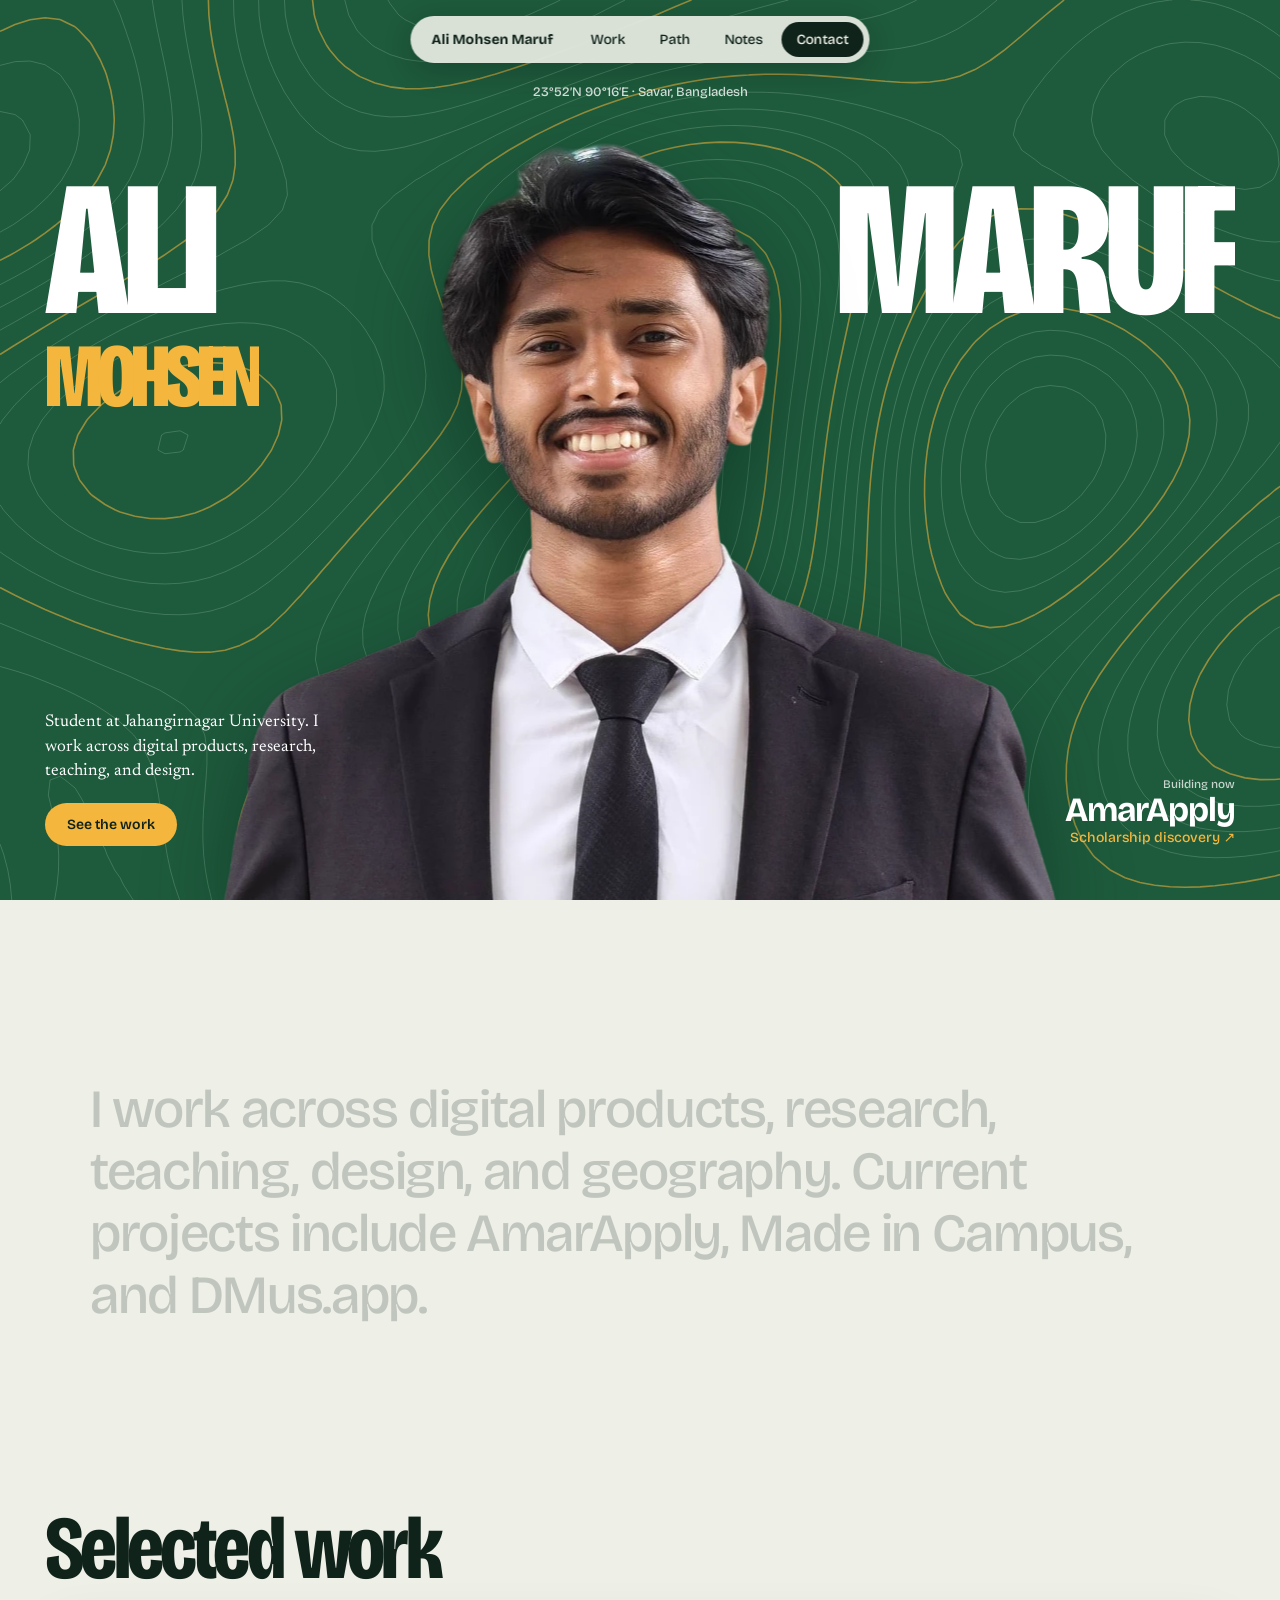
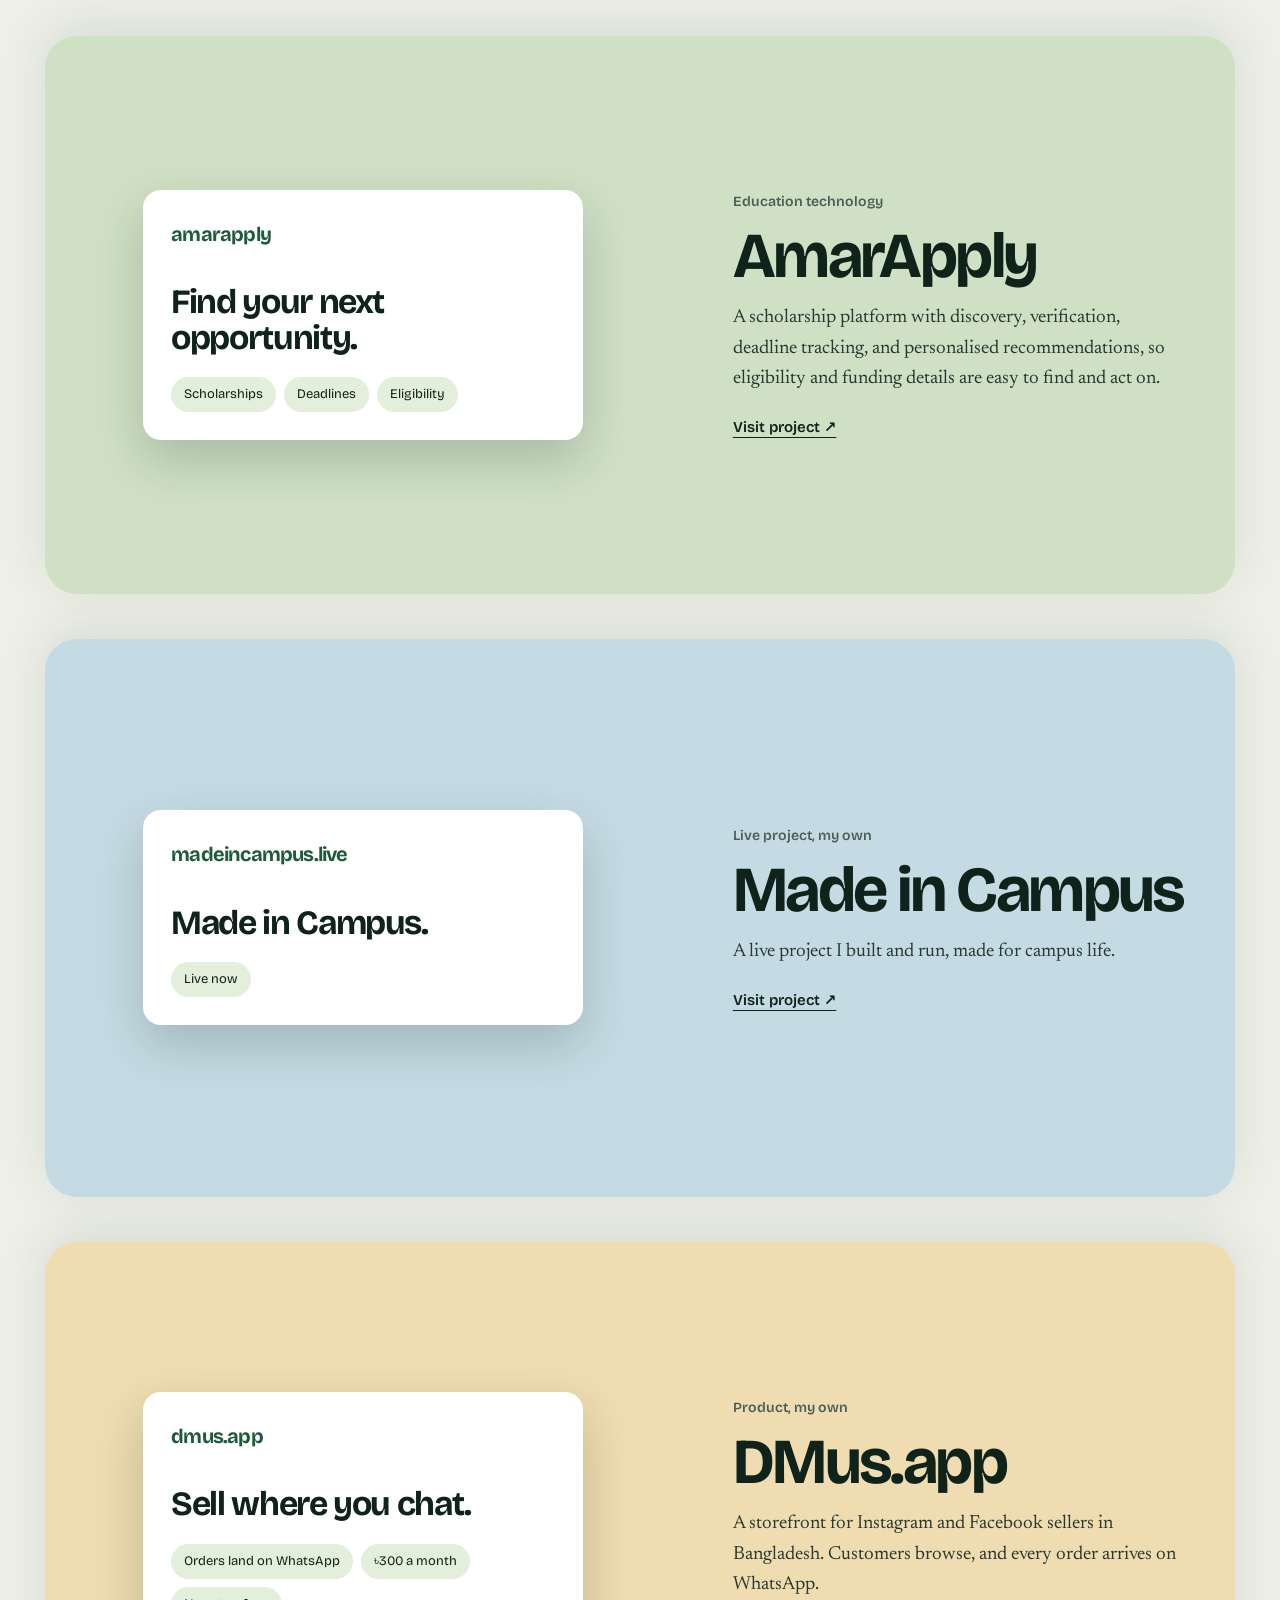
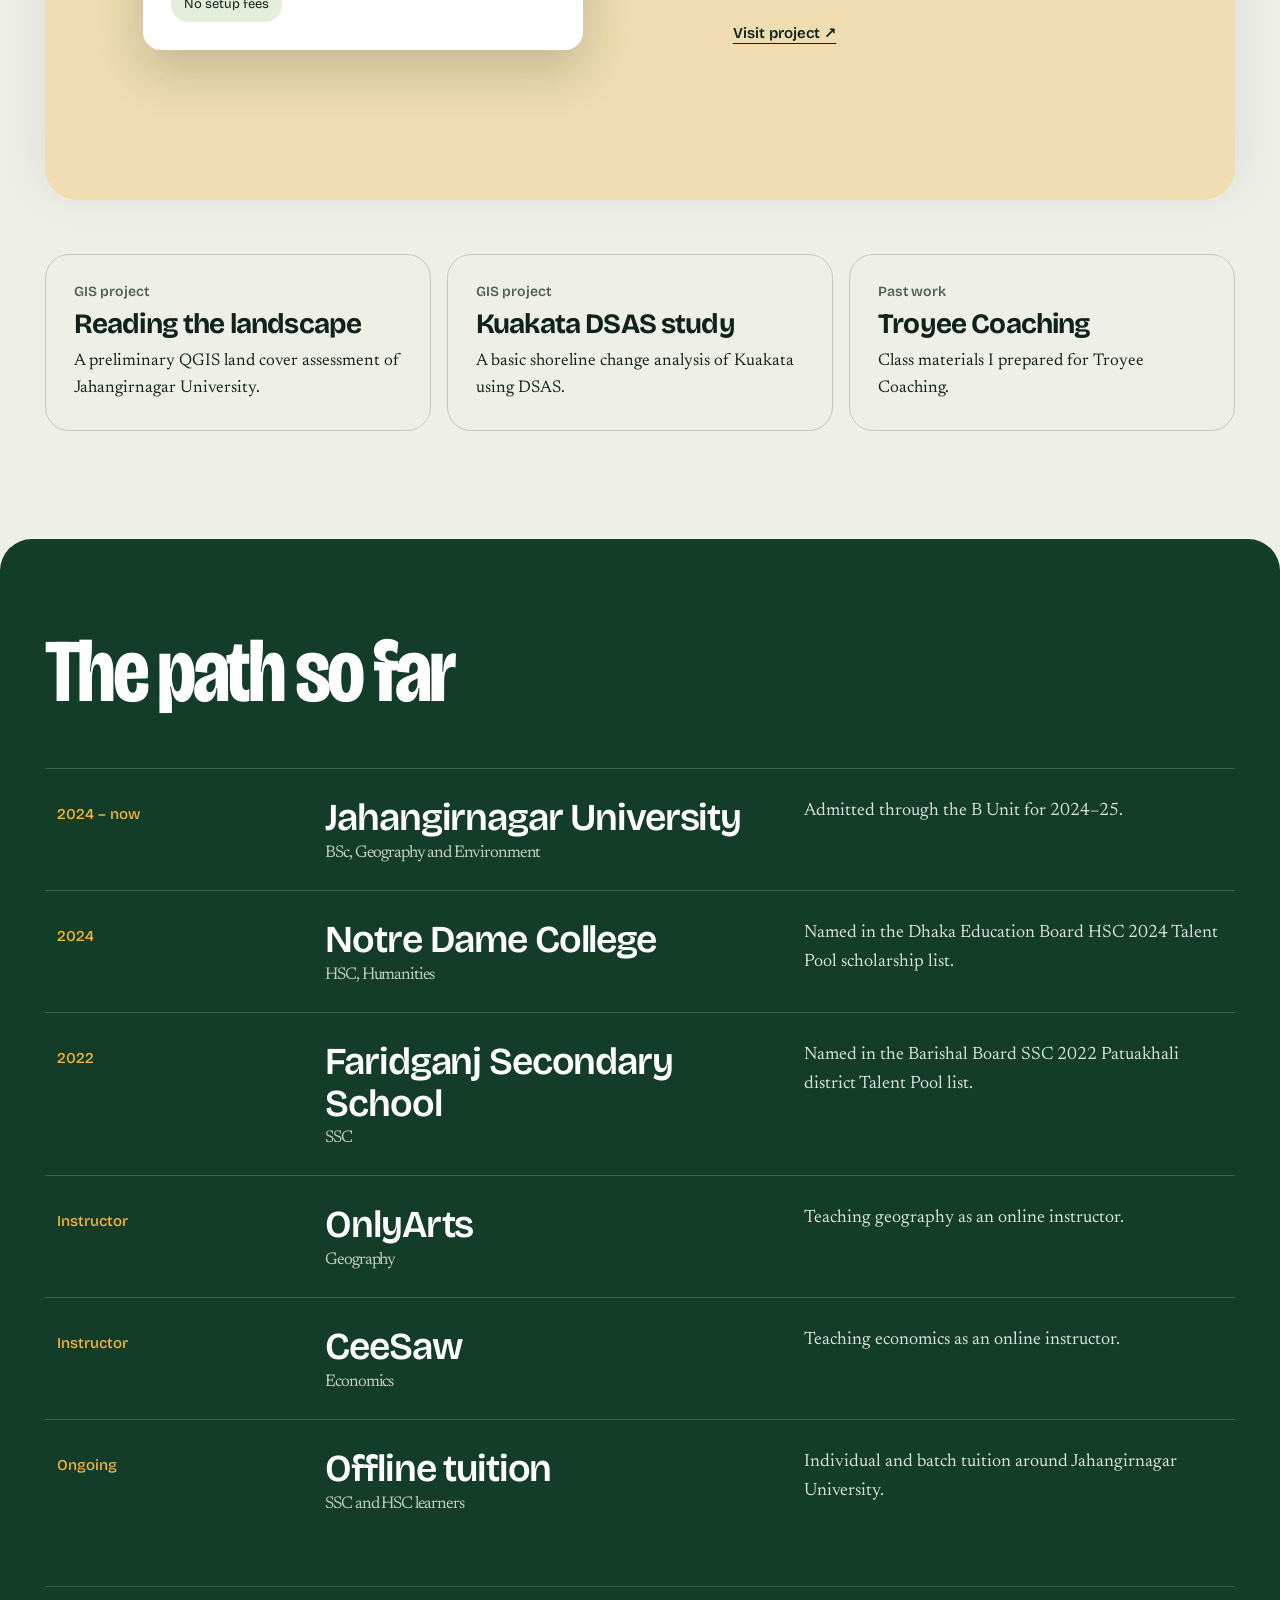
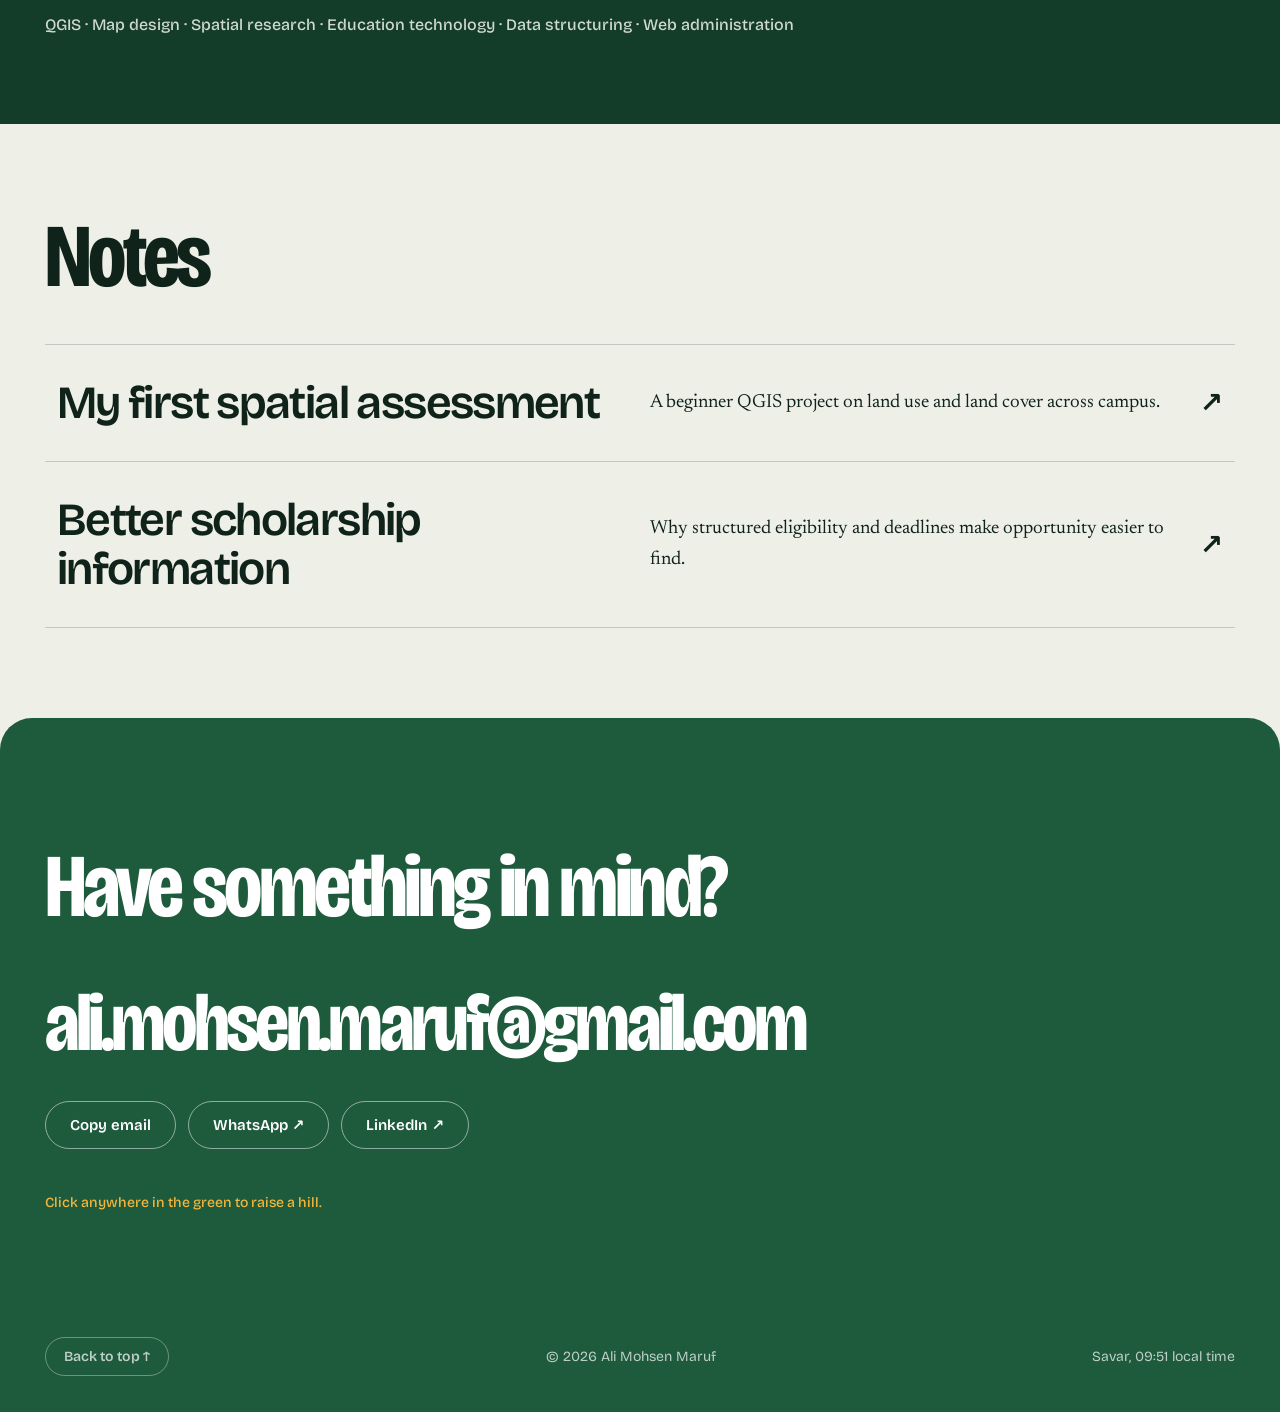
<file: index.html>
<!doctype html>
<html lang="en">
<head>
<meta charset="utf-8"><meta name="viewport" content="width=device-width, initial-scale=1">
<title>Ali Mohsen Maruf — Personal Portfolio</title>
<meta name="description" content="Meet Ali Mohsen Maruf: a student, researcher, and builder in Bangladesh working across digital products, design, teaching, and spatial research.">
<meta name="theme-color" content="#1e5a3c"><meta name="author" content="Ali Mohsen Maruf">
<meta name="robots" content="index, follow, max-image-preview:large">
<link rel="canonical" href="https://alimohsenmaruf.com/">
<meta property="og:type" content="profile"><meta property="og:site_name" content="Ali Mohsen Maruf"><meta property="og:title" content="Ali Mohsen Maruf — Personal Portfolio"><meta property="og:description" content="A personal portfolio spanning digital products, design, teaching, and research."><meta property="og:url" content="https://alimohsenmaruf.com/"><meta property="og:image" content="https://alimohsenmaruf.com/assets/images/avatar.png"><meta property="og:image:alt" content="Portrait of Ali Mohsen Maruf">
<meta name="twitter:card" content="summary_large_image"><meta name="twitter:title" content="Ali Mohsen Maruf — Personal Portfolio"><meta name="twitter:description" content="Digital products, design, teaching, and research by Ali Mohsen Maruf."><meta name="twitter:image" content="https://alimohsenmaruf.com/assets/images/avatar.png"><meta name="twitter:image:alt" content="Portrait of Ali Mohsen Maruf">
<link rel="alternate" type="text/plain" href="/llms.txt" title="AI-readable portfolio summary">
<link rel="icon" href="./assets/images/favicon.svg" type="image/svg+xml">
<link rel="preload" as="image" href="./assets/images/avatar.webp" fetchpriority="high">
<link rel="preconnect" href="https://fonts.googleapis.com"><link rel="preconnect" href="https://fonts.gstatic.com" crossorigin>
<link href="https://fonts.googleapis.com/css2?family=Bricolage+Grotesque:opsz,wdth,wght@12..96,75..100,400..800&family=Newsreader:ital,opsz,wght@0,6..72,400..500;1,6..72,400&display=swap" rel="stylesheet">
<link rel="stylesheet" href="./assets/css/style.css?v=4">
<script type="application/ld+json">
{
  "@context": "https://schema.org",
  "@type": "ProfilePage",
  "name": "Ali Mohsen Maruf — Personal Portfolio",
  "url": "https://alimohsenmaruf.com/",
  "mainEntity": {
    "@type": "Person",
    "name": "Ali Mohsen Maruf",
    "url": "https://alimohsenmaruf.com/",
    "image": "https://alimohsenmaruf.com/assets/images/avatar.png",
    "description": "A student, researcher, and builder working across digital products, design, teaching, and spatial research.",
    "email": "mailto:ali.mohsen.maruf@gmail.com",
    "telephone": "+8801540553233",
    "address": {
      "@type": "PostalAddress",
      "addressLocality": "Savar",
      "addressCountry": "BD"
    },
    "affiliation": {
      "@type": "CollegeOrUniversity",
      "name": "Jahangirnagar University"
    },
    "knowsAbout": ["Digital products", "Design", "Teaching", "Research", "Geography", "GIS", "QGIS", "Spatial analysis", "Education technology"],
    "sameAs": [
      "https://www.linkedin.com/in/alimohsenmaruf/",
      "https://www.facebook.com/ali.mohsen.maruf",
      "https://www.instagram.com/ali.mohsen.maruf/",
      "https://www.youtube.com/@ali-mohsen-maruf"
    ]
  }
}
</script>
</head>
<body>
<nav class="nav" aria-label="Main"><a class="mark" href="#about">Ali Mohsen Maruf</a><a href="#work">Work</a><a href="#path">Path</a><a href="#notes">Notes</a><a class="cta" href="#contact">Contact</a></nav>

<header class="hero" id="about">
  <canvas id="topo" aria-hidden="true"></canvas>
  <h1 class="name" aria-label="Ali Mohsen Maruf"><span class="l"><i>Ali</i><em>Mohsen</em></span><span class="r"><i>Maruf</i></span></h1>
  <picture><source srcset="./assets/images/avatar.webp" type="image/webp"><img class="portrait" src="./assets/images/avatar.png" alt="Ali Mohsen Maruf, smiling, in a dark suit" width="1264" height="1144" fetchpriority="high"></picture>
  <div class="note"><p>Student at Jahangirnagar University. I work across digital products, research, teaching, and design.</p><a class="btn" href="#work">See the work</a></div>
  <a class="side" href="https://scholarships.amarapply.com" target="_blank" rel="noopener"><small>Building now</small><strong>AmarApply</strong><span>Scholarship discovery ↗</span></a>
  <p class="coords">23°52′N 90°16′E · Savar, Bangladesh</p>
</header>

<section class="statement"><p id="reveal">I work across digital products, research, teaching, design, and geography. Current projects include AmarApply, Made in Campus, and DMus.app.</p></section>

<section class="work" id="work"><h2>Selected work</h2>
  <div class="stack">
  <a class="case c1" href="https://scholarships.amarapply.com" target="_blank" rel="noopener"><div class="art amar"><div class="win"><b>amarapply</b><i>Find your next opportunity.</i><span><u>Scholarships</u><u>Deadlines</u><u>Eligibility</u></span></div></div><div class="txt"><small>Education technology</small><h3>AmarApply</h3><p>A scholarship platform with discovery, verification, deadline tracking, and personalised recommendations, so eligibility and funding details are easy to find and act on.</p><b>Visit project ↗</b></div></a>
  <a class="case c2" href="https://madeincampus.live" target="_blank" rel="noopener"><div class="art"><div class="win"><b>madeincampus.live</b><i>Made in Campus.</i><span><u>Live now</u></span></div></div><div class="txt"><small>Live project, my own</small><h3>Made in Campus</h3><p>A live project I built and run, made for campus life.</p><b>Visit project ↗</b></div></a>
  <a class="case c3" href="https://dmus.app" target="_blank" rel="noopener"><div class="art"><div class="win"><b>dmus.app</b><i>Sell where you chat.</i><span><u>Orders land on WhatsApp</u><u>৳300 a month</u><u>No setup fees</u></span></div></div><div class="txt"><small>Product, my own</small><h3>DMus.app</h3><p>A storefront for Instagram and Facebook sellers in Bangladesh. Customers browse, and every order arrives on WhatsApp.</p><b>Visit project ↗</b></div></a>
  </div>
  <div class="more"><a href="https://www.linkedin.com/posts/alimohsenmaruf_gis-qgis-spatialanalysis-activity-7510648950807314432-EwSI" target="_blank" rel="noopener"><small>GIS project</small><h3>Reading the landscape</h3><p>A preliminary QGIS land cover assessment of Jahangirnagar University.</p></a><div><small>GIS project</small><h3>Kuakata DSAS study</h3><p>A basic shoreline change analysis of Kuakata using DSAS.</p></div><div><small>Past work</small><h3>Troyee Coaching</h3><p>Class materials I prepared for Troyee Coaching.</p></div></div>
</section>

<section class="path" id="path"><h2>The path so far</h2>
  <div class="row"><time>2024 – now</time><h3>Jahangirnagar University<small>BSc, Geography and Environment</small></h3><p>Admitted through the B Unit for 2024–25.</p></div>
  <div class="row"><time>2024</time><h3>Notre Dame College<small>HSC, Humanities</small></h3><p>Named in the Dhaka Education Board HSC 2024 Talent Pool scholarship list.</p></div>
  <div class="row"><time>2022</time><h3>Faridganj Secondary School<small>SSC</small></h3><p>Named in the Barishal Board SSC 2022 Patuakhali district Talent Pool list.</p></div>
  <div class="row"><time>Instructor</time><h3>OnlyArts<small>Geography</small></h3><p>Teaching geography as an online instructor.</p></div>
  <div class="row"><time>Instructor</time><h3>CeeSaw<small>Economics</small></h3><p>Teaching economics as an online instructor.</p></div>
  <div class="row"><time>Ongoing</time><h3>Offline tuition<small>SSC and HSC learners</small></h3><p>Individual and batch tuition around Jahangirnagar University.</p></div>
  <p class="tools">QGIS · Map design · Spatial research · Education technology · Data structuring · Web administration</p>
</section>

<section class="notes" id="notes"><h2>Notes</h2>
  <a class="nrow" href="https://www.linkedin.com/posts/alimohsenmaruf_gis-qgis-spatialanalysis-activity-7510648950807314432-EwSI" target="_blank" rel="noopener"><h3>My first spatial assessment</h3><p>A beginner QGIS project on land use and land cover across campus.</p><span>↗</span></a>
  <a class="nrow" href="https://scholarships.amarapply.com" target="_blank" rel="noopener"><h3>Better scholarship information</h3><p>Why structured eligibility and deadlines make opportunity easier to find.</p><span>↗</span></a>
</section>

<footer class="contact" id="contact"><canvas id="topo2" aria-hidden="true"></canvas><h2>Have something in mind?</h2>
  <a class="mail" href="mailto:ali.mohsen.maruf@gmail.com">ali.mohsen.maruf@gmail.com</a>
  <div class="acts"><button id="copy" type="button">Copy email</button><a href="https://wa.me/8801540553233" target="_blank" rel="noopener">WhatsApp ↗</a><a href="https://www.linkedin.com/in/alimohsenmaruf/" target="_blank" rel="noopener">LinkedIn ↗</a></div>
  <p class="hint">Click anywhere in the green to raise a hill.</p><p class="fine"><button id="up" type="button">Back to top ↑</button><span>© 2026 Ali Mohsen Maruf</span><span>Savar, <time id="clock"></time></span></p>
</footer>
<script src="./assets/js/script.js?v=2"></script>
</body></html>
</file>
<file: assets/css/style.css>
:root{--g:#1e5a3c;--gd:#143d29;--silt:#eef0e8;--ink:#10231b;--mut:#4c5e55;--gold:#f4b63d;--d:'Bricolage Grotesque',system-ui,sans-serif;--s:'Newsreader',Georgia,serif}
*{box-sizing:border-box}html{scroll-behavior:smooth}body{margin:0;background:var(--silt);color:var(--ink);font:400 19px/1.6 var(--s);-webkit-font-smoothing:antialiased}
a{color:inherit;text-decoration:none}h1,h2,h3,p{margin:0}:focus-visible{outline:3px solid var(--gold);outline-offset:3px}
.nav{position:fixed;z-index:50;top:16px;left:50%;transform:translateX(-50%);display:flex;align-items:center;gap:4px;padding:6px;border-radius:99px;background:#eef0e8e6;backdrop-filter:blur(14px);font:500 14px var(--d);box-shadow:0 8px 30px #0003;max-width:calc(100% - 20px)}
.nav a{padding:9px 15px;border-radius:99px;transition:background .2s}.nav a:hover{background:#10231b14}.nav .mark{font-weight:700;padding-right:18px}.nav .cta{background:var(--ink);color:var(--silt)}.nav .cta:hover{background:var(--g)}
.hero{position:relative;height:100svh;min-height:640px;background:var(--g);color:#fff;overflow:hidden}
#topo{position:absolute;inset:0;width:100%;height:100%}
.name{position:absolute;inset:0;font:800 clamp(88px,15vw,260px)/.82 var(--d);font-stretch:75%;letter-spacing:-.03em;text-transform:uppercase;pointer-events:none}
.name span{position:absolute;top:19%;display:block;overflow:hidden;padding-bottom:.04em}.name .l{left:3.5vw}.name .r{right:3.5vw}
.name i{display:block;font-style:normal;animation:rise 1.1s cubic-bezier(.2,.8,.2,1) both}.name .r i{animation-delay:.15s}
.name em{display:block;font-style:normal;font-size:.47em;color:var(--gold);margin-top:.12em;animation:rise 1.1s .3s cubic-bezier(.2,.8,.2,1) both}
@keyframes rise{from{transform:translateY(105%)}to{transform:none}}
.portrait{position:absolute;bottom:0;left:50%;height:86%;width:auto;max-width:none;transform:translate(calc(-50% + var(--px,0px)),var(--py,0px));filter:drop-shadow(0 30px 40px #0a2a1c88);animation:in 1.2s .35s ease both}
@keyframes in{from{opacity:0;transform:translate(-50%,40px)}}
.note{position:absolute;left:3.5vw;bottom:6vh;width:min(290px,26vw);font:400 17px/1.45 var(--s);z-index:2}.btn{display:inline-block;margin-top:18px;padding:13px 22px;border-radius:99px;background:var(--gold);color:var(--ink);font:600 14px var(--d);transition:transform .2s}.btn:hover{transform:translateY(-3px)}
.side{position:absolute;right:3.5vw;bottom:6vh;text-align:right;display:flex;flex-direction:column;gap:2px;z-index:2;font:500 14px var(--d)}.side small{opacity:.75}.side strong{font:700 34px/1 var(--d);letter-spacing:-.03em}.side span{color:var(--gold)}.side:hover strong{text-decoration:underline;text-underline-offset:6px}
.coords{position:absolute;top:84px;left:50%;transform:translateX(-50%);font:500 13px var(--d);opacity:.8;white-space:nowrap}
.statement{padding:clamp(80px,14vw,200px) 6vw}.statement p{max-width:1100px;margin:auto;font:500 clamp(28px,4.2vw,62px)/1.15 var(--d);letter-spacing:-.025em}.statement .w{opacity:.2;transition:opacity .3s}.statement .w.on{opacity:1}
h2{font:700 clamp(40px,7vw,104px)/.95 var(--d);letter-spacing:-.04em;font-stretch:80%}
.work{padding:0 3.5vw 12vh}.work h2{margin-bottom:5vh}
.case{position:sticky;top:11vh;display:grid;grid-template-columns:1.15fr 1fr;min-height:62vh;border-radius:32px;overflow:hidden;margin-bottom:5vh;box-shadow:0 -10px 50px #10231b1a}
.c3{background:#efdcb0;top:19vh}.c1{background:#cfe0c4}.c2{background:#c5dbe4;top:15vh}
.art{display:grid;place-items:center;padding:4vw;overflow:hidden}.art img{width:100%;border-radius:18px;box-shadow:0 20px 50px #10231b33;transition:transform .6s cubic-bezier(.2,.8,.2,1)}.case:hover .art img,.case:hover .win{transform:scale(1.04) rotate(-1deg)}
.win{width:min(440px,100%);background:#fff;border-radius:18px;padding:28px;box-shadow:0 20px 50px #10231b33;transition:transform .6s cubic-bezier(.2,.8,.2,1);font-family:var(--d)}.win b{color:var(--g);font-size:20px;letter-spacing:-.04em}.win i{display:block;margin:34px 0 22px;font:700 34px/1.05 var(--d);font-style:normal;letter-spacing:-.04em}.win span{display:flex;gap:8px;flex-wrap:wrap}.win u{text-decoration:none;font-size:13px;padding:7px 13px;border-radius:99px;background:#e3eedb}
.txt{padding:clamp(28px,4vw,64px);display:flex;flex-direction:column;justify-content:center;gap:16px}.txt small{font:600 14px var(--d);color:var(--mut)}.txt h3{font:700 clamp(36px,5vw,72px)/.95 var(--d);letter-spacing:-.04em}.txt p{color:#26382f}.txt b{font:600 15px var(--d);margin-top:8px;text-decoration:underline;text-underline-offset:5px}
.path,.notes{padding:10vh 3.5vw;background:var(--silt)}.path{background:var(--gd);color:#fff;border-radius:32px 32px 0 0}.path h2{margin-bottom:6vh}
.row{display:grid;grid-template-columns:.7fr 1.3fr 1.2fr;gap:24px;padding:28px 12px;border-top:1px solid #ffffff30;transition:background .25s,padding .25s}.row:hover{background:#ffffff10;padding-left:28px}
.row time{font:500 15px var(--d);color:var(--gold);padding-top:8px}.row h3{font:600 clamp(24px,3vw,38px)/1.1 var(--d);letter-spacing:-.03em}.row small{display:block;font:400 17px var(--s);opacity:.75;margin-top:6px}.row p{opacity:.85;font-size:18px}
.tools{margin-top:5vh;border-top:1px solid #ffffff30;padding-top:28px;font:500 16px var(--d);opacity:.8}
.notes{background:var(--silt)}.notes h2{margin-bottom:5vh}
.nrow{display:grid;grid-template-columns:1.3fr 1.2fr auto;gap:24px;align-items:center;padding:34px 12px;border-top:1px solid #10231b30;transition:background .25s,color .25s,padding .25s}.nrow:last-child{border-bottom:1px solid #10231b30}.nrow:hover{background:var(--g);color:#fff;padding-left:28px}
.nrow h3{font:600 clamp(26px,3.6vw,50px)/1.05 var(--d);letter-spacing:-.035em}.nrow span{font:600 28px var(--d)}
.contact{background:var(--g);color:#fff;padding:14vh 3.5vw 4vh;border-radius:32px 32px 0 0}.contact h2{max-width:900px}
.mail{display:block;margin:6vh 0 4vh;font:700 clamp(24px,6.4vw,112px)/1 var(--d);letter-spacing:-.045em;font-stretch:80%;overflow-wrap:anywhere;transition:color .2s}.mail:hover{color:var(--gold)}
.acts{display:flex;gap:12px;flex-wrap:wrap}.acts a,.acts button{padding:14px 24px;border-radius:99px;border:1.5px solid #ffffff80;background:none;color:#fff;font:600 15px var(--d);cursor:pointer;transition:background .2s,color .2s}.acts a:hover,.acts button:hover{background:#fff;color:var(--ink)}
.fine{display:flex;justify-content:space-between;margin-top:14vh;font:400 14px var(--d);opacity:.7}
@media(max-width:820px){body{font-size:17px}.nav .mark{display:none}.case{grid-template-columns:1fr;position:relative;top:0!important}.row,.nrow{grid-template-columns:1fr;gap:8px}.nrow span{display:none}
.name{font-size:25vw}.name span{top:12%}.name .l{left:5vw}.name .r{right:auto;left:5vw;top:calc(12% + 38vw)}.portrait{height:auto;width:130vw;max-height:66%}.note{width:calc(100% - 10vw);bottom:4vh;left:5vw}.note p{text-shadow:0 2px 12px #0a2a1c}.side,.coords{display:none}}
@media(prefers-reduced-motion:reduce){html{scroll-behavior:auto}.name i,.name em,.portrait{animation:none}.statement .w{opacity:1;transition:none}.case:hover .art img,.case:hover .win{transform:none}}
.more{display:grid;grid-template-columns:repeat(3,1fr);gap:16px;margin-top:6vh}.more>*{padding:28px;border-radius:24px;border:1.5px solid #10231b30;display:flex;flex-direction:column;gap:10px;transition:background .25s,color .25s}.more a:hover{background:var(--ink);color:var(--silt)}.more small{font:600 14px var(--d);opacity:.7}.more h3{font:700 28px/1 var(--d);letter-spacing:-.03em}.more p{font-size:17px}
.contact{position:relative;overflow:hidden}#topo2{position:absolute;inset:0;width:100%;height:100%;cursor:crosshair}.contact>:not(canvas){position:relative;pointer-events:none}.contact a,.contact button{pointer-events:auto}.hint{margin-top:5vh;font:500 14px var(--d);color:var(--gold)}.fine{align-items:center}.fine button{padding:10px 18px;border-radius:99px;border:1.5px solid #ffffff80;background:none;color:#fff;font:600 14px var(--d);cursor:pointer}.fine button:hover{background:var(--gold);color:var(--ink);border-color:var(--gold)}
@media(max-width:820px){.more{grid-template-columns:1fr}}
@media(max-width:820px){.contact{padding-bottom:24px}.fine{display:grid;grid-template-columns:minmax(0,1fr) minmax(0,1fr);gap:18px 12px;margin-top:8vh}.fine span:first-of-type{grid-row:1;grid-column:1}.fine span:last-child{grid-row:1;grid-column:2;text-align:right}.fine button{grid-row:2;grid-column:1/-1;width:100%;min-height:58px;padding:16px 20px;font-size:15px}.fine span{min-width:0;white-space:normal;line-height:1.45}}
@media(max-width:560px){.nav{top:10px;max-width:calc(100% - 16px);gap:0;padding:4px}.nav a{padding:9px 10px;font-size:12px}.nav .cta{padding-inline:13px}.hero{min-height:620px}.name{font-size:24vw}.name .r{top:calc(12% + 36vw)}.note{font-size:16px}.statement{padding:76px 6vw}.work{padding-inline:5vw;padding-bottom:9vh}.case{border-radius:22px;min-height:0}.art{min-height:270px;padding:26px}.win{padding:22px;border-radius:14px}.win i{margin:25px 0 18px;font-size:clamp(27px,8vw,34px)}.txt{padding:28px 24px 34px}.more{gap:12px}.more>*{padding:23px;border-radius:19px}.path,.notes{padding:8vh 5vw}.row{padding:23px 6px}.nrow{padding:26px 6px}.contact{padding:11vh 5vw 22px;border-radius:24px 24px 0 0}.contact h2{font-size:clamp(39px,10vw,64px)}.mail{font-size:clamp(24px,7vw,44px);margin:5vh 0 3vh}.acts{gap:9px}.acts a,.acts button{min-height:48px;padding:13px 17px;font-size:14px}.hint{margin-top:4vh}.fine{margin-top:7vh}}
@media(max-width:380px){.nav a{padding-inline:8px;font-size:11px}.nav .cta{padding-inline:10px}.hero{min-height:600px}.name{font-size:23vw}.name .r{top:calc(12% + 34.5vw)}.portrait{width:140vw}.note{bottom:3vh}.coords{display:none}.fine{gap:14px 8px}.fine span{font-size:11px}}
@media(max-height:540px) and (orientation:landscape){.hero{height:auto;min-height:560px}.name{font-size:18vw}.name span{top:16%}.name .r{top:calc(16% + 27vw)}.portrait{height:82%;max-height:none}.note{width:min(250px,31vw);bottom:5vh}}
.stack{position:relative}.more{position:relative;z-index:1}
.not-found-page{min-height:100svh;background:var(--silt)}
.lost{position:relative;min-height:100svh;overflow:hidden;padding:118px 3.5vw 32px;background:var(--g);color:#fff;display:flex;flex-direction:column;justify-content:space-between}
.lost::before{content:"";position:absolute;inset:0;background:radial-gradient(ellipse at 76% 44%,#f4b63d1c,transparent 38%),linear-gradient(120deg,#143d29a8,transparent 60%);pointer-events:none}
.lost-top,.lost-bottom{position:relative;z-index:1;display:flex;justify-content:space-between;font:600 11px var(--d);letter-spacing:.13em;color:#ffffff9c}
.lost-map{position:absolute;inset:0 0 0 34%;overflow:hidden;color:#d8eddb;opacity:.25;mask-image:linear-gradient(90deg,transparent,#000 35%,#000)}
.lost-map svg{width:100%;height:100%;transform:scale(1.18);animation:map-drift 24s ease-in-out infinite alternate}
@keyframes map-drift{to{transform:scale(1.25) translate(-2%,1%)}}
.lost-content{position:relative;z-index:1;width:min(1120px,100%);margin:auto;padding:8vh 0 10vh}
.lost-kicker{display:flex;align-items:center;gap:11px;font:600 12px var(--d);letter-spacing:.15em;color:#ffffffb8}
.lost-kicker span{width:8px;height:8px;border-radius:50%;background:var(--gold);box-shadow:0 0 18px #f4b63d99}
.lost-content h1{margin:18px 0 22px;font:800 clamp(130px,28vw,340px)/.72 var(--d);letter-spacing:-.09em;color:#f4b63d}
.lost-content h1 span{color:#fff}
.lost-copy{display:grid;grid-template-columns:1.1fr .8fr;gap:8vw;align-items:end;max-width:930px}
.lost-serif{font:italic 500 clamp(31px,5.2vw,66px)/.98 var(--s);letter-spacing:-.035em}
.lost-explain{max-width:320px;color:#ffffffb8;font:400 17px/1.5 var(--s)}
.lost-home{display:flex;align-items:center;justify-content:space-between;width:min(370px,100%);margin-top:36px;padding:17px 22px;border-radius:99px;background:var(--silt);color:var(--ink);font:600 15px var(--d);transition:background .2s,transform .2s}
.lost-home span:last-child{font-size:20px;transition:transform .2s}.lost-home:hover{background:var(--gold);transform:translateY(-2px)}.lost-home:hover span:last-child{transform:translate(3px,-3px)}
.lost-bottom{padding-top:18px;border-top:1px solid #ffffff35}
.lost-footer{position:relative;padding:8vh 3.5vw 24px;background:var(--silt);color:var(--ink);border-radius:30px 30px 0 0;margin-top:-1px}
.lost-footer-top{display:flex;justify-content:space-between;align-items:flex-end;padding:0 0 7vh;border-bottom:1px solid #10231b30}
.lost-footer-top p{font:700 clamp(40px,7vw,92px)/.9 var(--d);letter-spacing:-.055em}
.lost-footer-top>a{display:flex;gap:34px;align-items:center;padding:14px 0;font:600 15px var(--d);border-bottom:1px solid #10231b80}
.lost-footer-top>a span{font-size:19px;transition:transform .2s}.lost-footer-top>a:hover span{transform:translate(3px,-3px)}
.lost-footer-base{display:flex;justify-content:space-between;align-items:center;gap:20px;padding-top:22px;color:var(--mut);font:500 13px var(--d)}
.lost-footer-home{display:flex;align-items:center;justify-content:space-between;gap:24px;padding:11px 16px;border:1px solid #10231b50;border-radius:99px;color:var(--ink);font:600 13px var(--d);transition:background .2s,color .2s}
.lost-footer-home:hover{background:var(--ink);color:#fff}.lost-footer-home span{font-size:17px}
@media(max-width:820px){.not-found-page .nav{top:12px}.lost{min-height:100svh;padding:90px 5vw 22px}.lost-top,.lost-bottom{font-size:9px;letter-spacing:.1em}.lost-top span:last-child{display:none}.lost-map{inset:4% -20% 0 4%;opacity:.19;mask-image:linear-gradient(180deg,#000,transparent 100%)}.lost-map svg{transform:scale(1.4)}.lost-content{padding:13vh 0 12vh}.lost-content h1{font-size:38vw;margin:25px 0 30px}.lost-copy{grid-template-columns:1fr;gap:15px}.lost-serif{font-size:clamp(35px,10vw,52px)}.lost-explain{max-width:34ch;font-size:16px}.lost-home{width:100%;min-height:62px;margin-top:28px;padding:18px 22px;font-size:16px}.lost-bottom{gap:12px}.lost-footer{padding:7vh 5vw 20px;border-radius:24px 24px 0 0}.lost-footer-top{display:block;padding-bottom:32px}.lost-footer-top p{font-size:clamp(43px,12vw,66px)}.lost-footer-top>a{justify-content:space-between;margin-top:28px;padding:18px 0;font-size:16px}.lost-footer-base{display:grid;grid-template-columns:1fr auto;gap:18px 12px;padding-top:20px}.lost-footer-home{grid-column:1/-1;width:100%;min-height:60px;padding:16px 20px;font-size:16px}.lost-footer-base>span{font-size:11px}.lost-footer-base>span:last-child{text-align:right}}
@media(prefers-reduced-motion:reduce){.lost-map svg{animation:none}.lost-home,.lost-home span:last-child,.lost-footer-top>a span{transition:none}}
</file>
